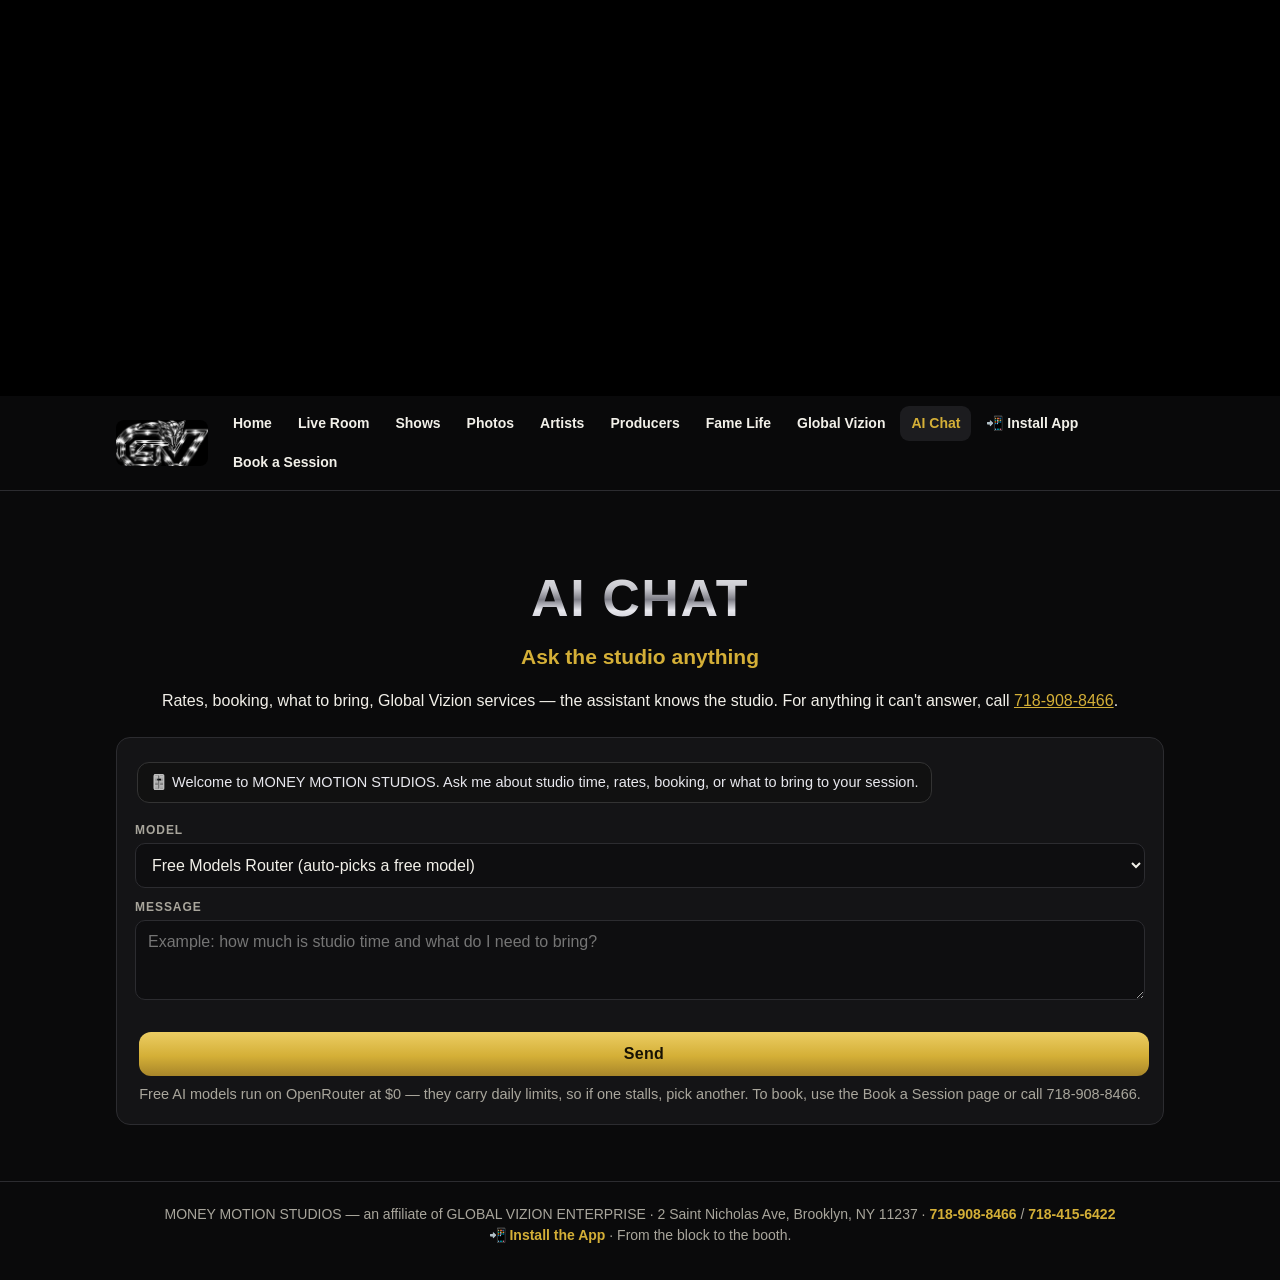
<file: chat.html>
<!DOCTYPE html>
<html lang="en">
<head>
<link rel="manifest" href="manifest.webmanifest">
<meta name="theme-color" content="#0a0a0a">
<meta name="mobile-web-app-capable" content="yes">
<meta name="apple-mobile-web-app-capable" content="yes">
<meta name="apple-mobile-web-app-status-bar-style" content="black-translucent">
<meta name="apple-mobile-web-app-title" content="Global Vizion">
<link rel="icon" href="icon.svg" type="image/svg+xml">

<meta charset="UTF-8">
<meta name="viewport" content="width=device-width, initial-scale=1">
<title>AI Chat — Ask the Studio | GLOBAL VIZION ENTERPRISE</title>
<meta name="description" content="Ask the MONEY MOTION STUDIOS assistant about studio time, rates, booking and services. Free AI chat — Brooklyn recording studio. KEYZ — Money Motion Engineer.">
<link rel="stylesheet" href="css/style.css">
</head>
<body>

<div class="gv-topfilm" aria-hidden="true">
  <video src="https://mqucttxiwhdbsgzoitmd.supabase.co/storage/v1/object/public/site-media/gv-header.mp4" poster="https://mqucttxiwhdbsgzoitmd.supabase.co/storage/v1/object/public/site-media/gv-header-poster.jpg" autoplay muted loop playsinline preload="metadata"></video>
</div>

<header class="site-header">
  <nav class="nav">
    <a class="brand" href="index.html"><img src="gv-mark.svg" alt="GLOBAL VIZION ENTERPRISE logo"><span>GLOBAL VIZION</span></a>
    <div class="links">
      <a href="index.html">Home</a>
      <a href="live.html">Live Room</a>
      <a href="shows.html">Shows</a>
      <a href="gallery.html">Photos</a>
      <a href="artists.html">Artists</a>
      <a href="producers.html">Producers</a>
      <a href="fame.html">Fame Life</a>
      <a href="global.html">Global Vizion</a>
      <a href="chat.html" class="active">AI Chat</a>
      <a href="#" data-install-app>📲 Install App</a>
      <a href="book.html">Book a Session</a>
    </div>
  </nav>
</header>

<main class="wrap">
  <section class="hero">
    <h1 class="chrome">AI CHAT</h1>
    <p class="tagline">Ask the studio anything</p>
    <p class="muted">Rates, booking, what to bring, Global Vizion services — the assistant knows the studio. For anything it can't answer, call <a href="tel:+17189088466">718-908-8466</a>.</p>
  </section>

  <div class="card">
    <div id="ai-messages" class="ai-messages">
      <div class="ai-msg assistant">🎚️ Welcome to MONEY MOTION STUDIOS. Ask me about studio time, rates, booking, or what to bring to your session.</div>
    </div>
    <div class="ai-controls">
      <div class="ai-model-wrap">
        <label for="ai-model">Model</label>
        <select id="ai-model">
          <option value="openrouter/free" selected>Free Models Router (auto-picks a free model)</option>
          <option value="google/gemma-4-31b-it:free">Google Gemma 4 31B (free)</option>
          <option value="google/gemma-4-26b-a4b-it:free">Google Gemma 4 26B (free)</option>
          <option value="nvidia/nemotron-3-ultra-550b-a55b:free">NVIDIA Nemotron 3 Ultra (free)</option>
          <option value="nvidia/nemotron-3-super-120b-a12b:free">NVIDIA Nemotron 3 Super (free)</option>
          <option value="nvidia/nemotron-3.5-super-vl:free">NVIDIA Nemotron 3.5 Super VL (free)</option>
          <option value="nvidia/nemotron-3.5-lightning:free">NVIDIA Nemotron 3.5 Lightning (free)</option>
          <option value="nvidia/nemotron-3-nano-omni-30b-a3b-reasoning:free">NVIDIA Nemotron 3 Nano Omni (free)</option>
          <option value="poolside/laguna-s-2.1:free">Poolside Laguna S 2.1 (free)</option>
          <option value="poolside/laguna-xs-2.1:free">Poolside Laguna XS 2.1 (free)</option>
          <option value="cohere/north-mini-code:free">Cohere North Mini Code (free)</option>
          <option value="recursive/flint-v1.0:free">Recursive Flint (free)</option>
          <option value="xingchen-agi/xing4.0-29b-a4b:free">XingChen Xing4.0 29B (free)</option>
          <option value="dots-studio/dots-3-note-preview:free">Dots Studio Dots3-Note Preview (free)</option>
          <option value="liquid/lfm-2.5-2.6b:free">LiquidAI LFM2.5-2.6B (free)</option>
        </select>
      </div>
      <div class="ai-input-wrap">
        <label for="ai-input">Message</label>
        <textarea id="ai-input" rows="3" maxlength="4000" placeholder="Example: how much is studio time and what do I need to bring?"></textarea>
      </div>
    </div>
    <p class="form-error" id="ai-error"></p>
    <button class="btn btn-gold" id="ai-send" type="button" style="width:100%;">Send</button>
    <p class="hint center">Free AI models run on OpenRouter at $0 — they carry daily limits, so if one stalls, pick another. To book, use the Book a Session page or call 718-908-8466.</p>
  </div>
</main>


<footer>
  MONEY MOTION STUDIOS — an affiliate of GLOBAL VIZION ENTERPRISE · 2 Saint Nicholas Ave, Brooklyn, NY 11237 · <a href="tel:+17189088466">718-908-8466</a> / <a href="tel:+17184156422">718-415-6422</a><br>
  <a href="#" data-install-app>📲 Install the App</a> · From the block to the booth.
</footer>

<script src="js/config.js"></script>
<script src="js/logo-data.js"></script>
<script src="js/pwa.js"></script>
<script src="js/chat.js"></script>
</body>
</html>
</file>
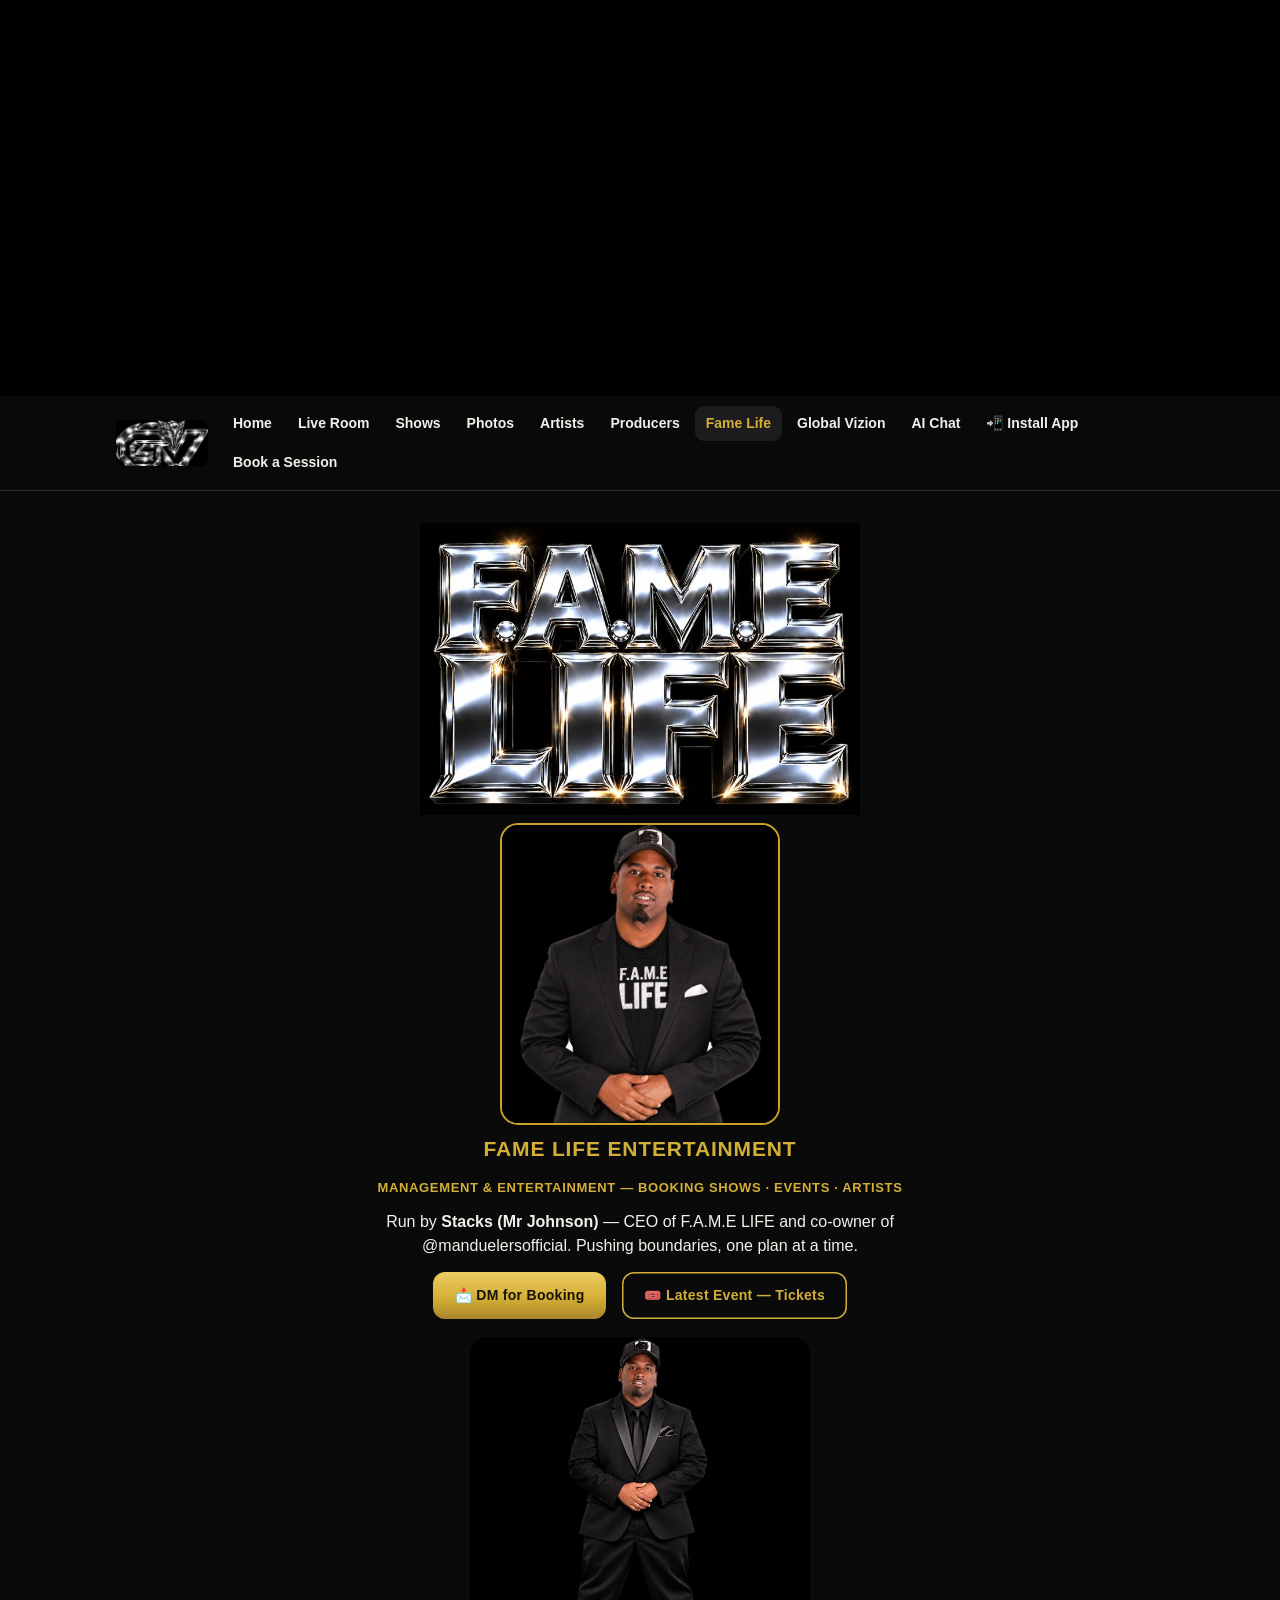
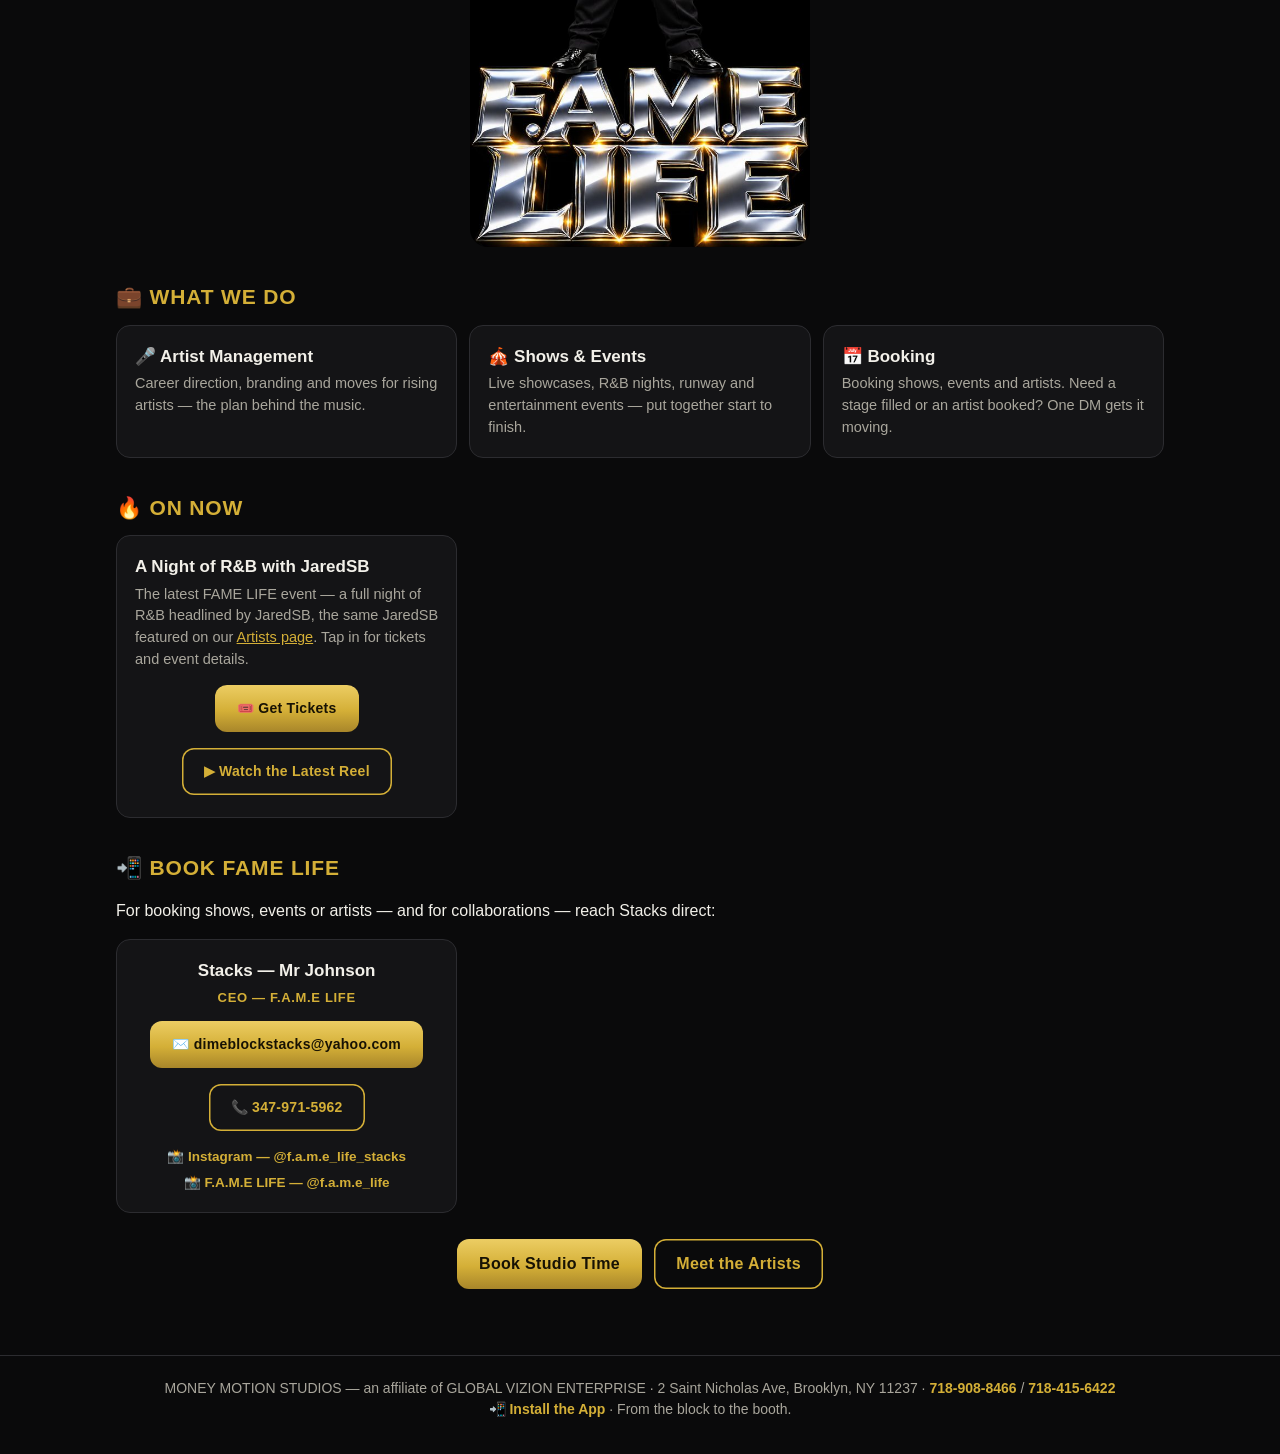
<file: fame.html>
<!DOCTYPE html>
<html lang="en">
<head>
<link rel="manifest" href="manifest.webmanifest">
<meta name="theme-color" content="#0a0a0a">
<meta name="mobile-web-app-capable" content="yes">
<meta name="apple-mobile-web-app-capable" content="yes">
<meta name="apple-mobile-web-app-status-bar-style" content="black-translucent">
<meta name="apple-mobile-web-app-title" content="Global Vizion">
<link rel="icon" href="icon.svg" type="image/svg+xml">

<meta charset="UTF-8">
<meta name="viewport" content="width=device-width, initial-scale=1">
<title>FAME LIFE ENTERTAINMENT — Management & Booking | GLOBAL VIZION ENTERPRISE</title>
<meta name="description" content="FAME LIFE ENTERTAINMENT — management and entertainment, booking shows, events and artists. Run by Stacks (Mr Johnson), CEO of F.A.M.E LIFE. In affiliation with MONEY MOTION STUDIOS, Brooklyn NY.">
<meta property="og:title" content="FAME LIFE ENTERTAINMENT — Management & Booking">
<meta property="og:description" content="Booking shows, events and artists. Stacks — CEO of F.A.M.E LIFE. For booking and collaborations, DM or reach out direct.">
<meta property="og:type" content="website">
<meta property="og:url" content="https://globalvizionenterprise.github.io/Money-motion-studios-app/fame.html">
<link rel="stylesheet" href="css/style.css">
</head>
<body>

<div class="gv-topfilm" aria-hidden="true">
  <video src="https://mqucttxiwhdbsgzoitmd.supabase.co/storage/v1/object/public/site-media/gv-header.mp4" poster="https://mqucttxiwhdbsgzoitmd.supabase.co/storage/v1/object/public/site-media/gv-header-poster.jpg" autoplay muted loop playsinline preload="metadata"></video>
</div>

<header class="site-header">
  <nav class="nav">
    <a class="brand" href="index.html"><img src="gv-mark.svg" alt="GLOBAL VIZION ENTERPRISE logo"><span>GLOBAL VIZION</span></a>
    <div class="links">
      <a href="index.html">Home</a>
      <a href="live.html">Live Room</a>
      <a href="shows.html">Shows</a>
      <a href="gallery.html">Photos</a>
      <a href="artists.html">Artists</a>
      <a href="producers.html">Producers</a>
      <a href="fame.html" class="active">Fame Life</a>
      <a href="global.html">Global Vizion</a>
      <a href="chat.html">AI Chat</a>
      <a href="#" data-install-app>📲 Install App</a>
      <a href="book.html">Book a Session</a>
    </div>
  </nav>
</header>

<main class="wrap">
  <div style="text-align:center;margin-top:10px">
    <img src="[data-uri]" alt="FAME LIFE logo" style="width:92%;max-width:440px;height:auto;display:block;margin:4px auto 2px">
    <img src="[data-uri]" alt="Stacks — FAME LIFE ENTERTAINMENT" style="width:280px;max-width:78%;height:auto;border-radius:18px;border:2px solid #c9a227;display:block;margin:8px auto">
    <h2 class="section-title" style="margin-top:6px">FAME LIFE ENTERTAINMENT</h2>
    <p class="person-role">Management &amp; Entertainment — Booking Shows · Events · Artists</p>
    <p class="muted" style="max-width:640px;margin:8px auto">Run by <strong>Stacks (Mr Johnson)</strong> — CEO of F.A.M.E LIFE and co-owner of @manduelersofficial. Pushing boundaries, one plan at a time.</p>
    <div class="person-content" style="justify-content:center">
      <a class="btn btn-gold person-link" href="https://www.instagram.com/f.a.m.e_life_stacks" target="_blank" rel="noopener">📩 DM for Booking</a>
      <a class="btn btn-ghost person-link" href="https://posh.vip/e/a-night-of-rb-with-jaredsb-" target="_blank" rel="noopener">🎟️ Latest Event — Tickets</a>
    </div>
    <img src="[data-uri]" alt="Stacks standing on the FAME LIFE logo" style="width:340px;max-width:82%;height:auto;border-radius:18px;display:block;margin:14px auto 2px">
  </div>

  <h2 class="section-title">💼 What We Do</h2>
  <div class="cards">
    <div class="card"><h3>🎤 Artist Management</h3><p>Career direction, branding and moves for rising artists — the plan behind the music.</p></div>
    <div class="card"><h3>🎪 Shows &amp; Events</h3><p>Live showcases, R&amp;B nights, runway and entertainment events — put together start to finish.</p></div>
    <div class="card"><h3>📅 Booking</h3><p>Booking shows, events and artists. Need a stage filled or an artist booked? One DM gets it moving.</p></div>
  </div>

  <h2 class="section-title">🔥 On Now</h2>
  <div class="cards">
    <div class="card">
      <h3>A Night of R&amp;B with JaredSB</h3>
      <p>The latest FAME LIFE event — a full night of R&amp;B headlined by JaredSB, the same JaredSB featured on our <a href="artists.html">Artists page</a>. Tap in for tickets and event details.</p>
      <div class="person-content"><a class="btn btn-gold person-link" href="https://posh.vip/e/a-night-of-rb-with-jaredsb-" target="_blank" rel="noopener">🎟️ Get Tickets</a>
      <a class="btn btn-ghost person-link" href="https://www.instagram.com/reel/Dc91GYQumrZ/" target="_blank" rel="noopener">▶ Watch the Latest Reel</a></div>
    </div>
  </div>

  <h2 class="section-title">📲 Book FAME LIFE</h2>
  <p class="muted">For booking shows, events or artists — and for collaborations — reach Stacks direct:</p>
  <div class="cards">
    <div class="card person-card">
      <h3>Stacks — Mr Johnson</h3>
      <p class="person-role">CEO — F.A.M.E LIFE</p>
      <div class="person-content">
        <a class="btn btn-gold person-link" href="mailto:dimeblockstacks@yahoo.com">✉️ dimeblockstacks@yahoo.com</a>
        <a class="btn btn-ghost person-link" href="tel:+13479715962">📞 347-971-5962</a>
      </div>
      <div class="socials">
        <a href="https://www.instagram.com/f.a.m.e_life_stacks" target="_blank" rel="noopener">📸 Instagram — @f.a.m.e_life_stacks</a>
        <a href="https://www.instagram.com/f.a.m.e_life" target="_blank" rel="noopener">📸 F.A.M.E LIFE — @f.a.m.e_life</a>
      </div>
    </div>
  </div>

  <div style="text-align:center;margin:22px 0 6px">
    <a class="btn btn-gold" href="book.html">Book Studio Time</a>
    <a class="btn btn-ghost" href="artists.html">Meet the Artists</a>
  </div>
</main>


<footer>
  MONEY MOTION STUDIOS — an affiliate of GLOBAL VIZION ENTERPRISE · 2 Saint Nicholas Ave, Brooklyn, NY 11237 · <a href="tel:+17189088466">718-908-8466</a> / <a href="tel:+17184156422">718-415-6422</a><br>
  <a href="#" data-install-app>📲 Install the App</a> · From the block to the booth.
</footer>

<script src="js/pwa.js"></script>
</body>
</html>
</file>
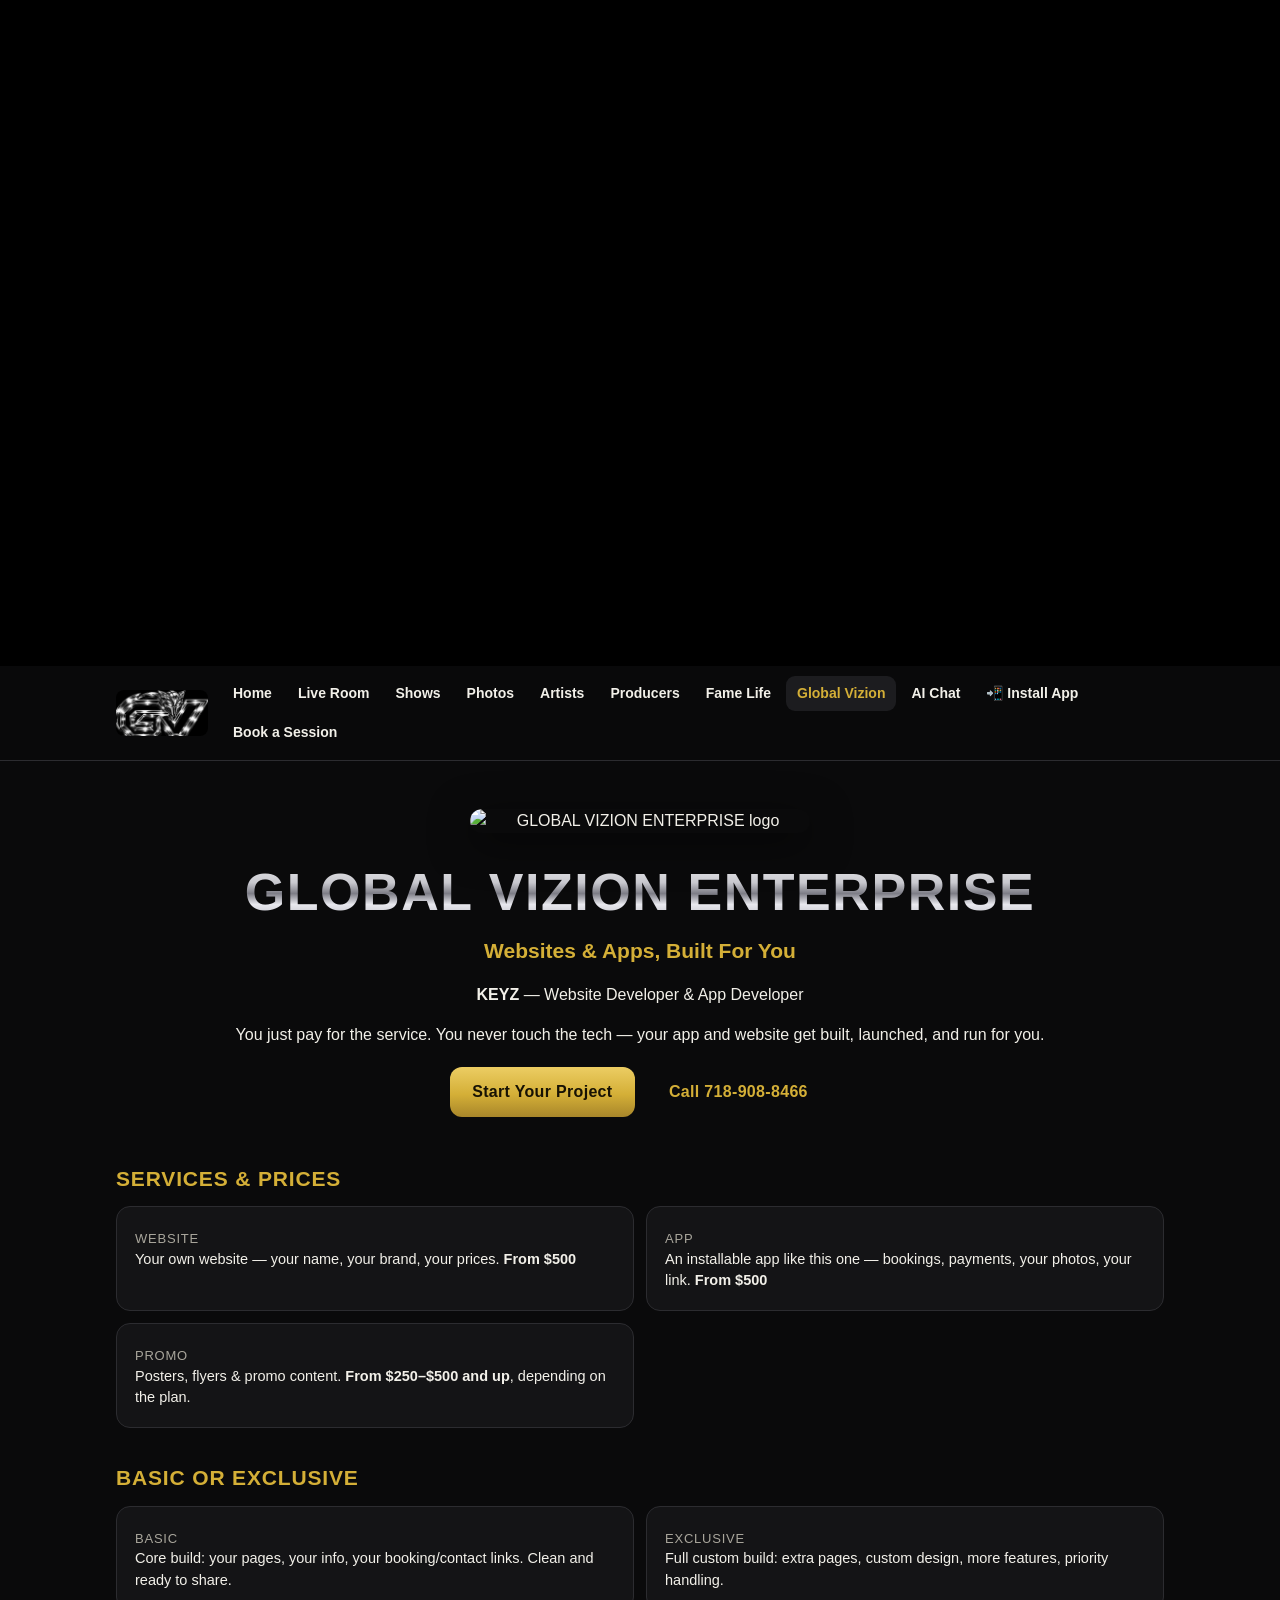
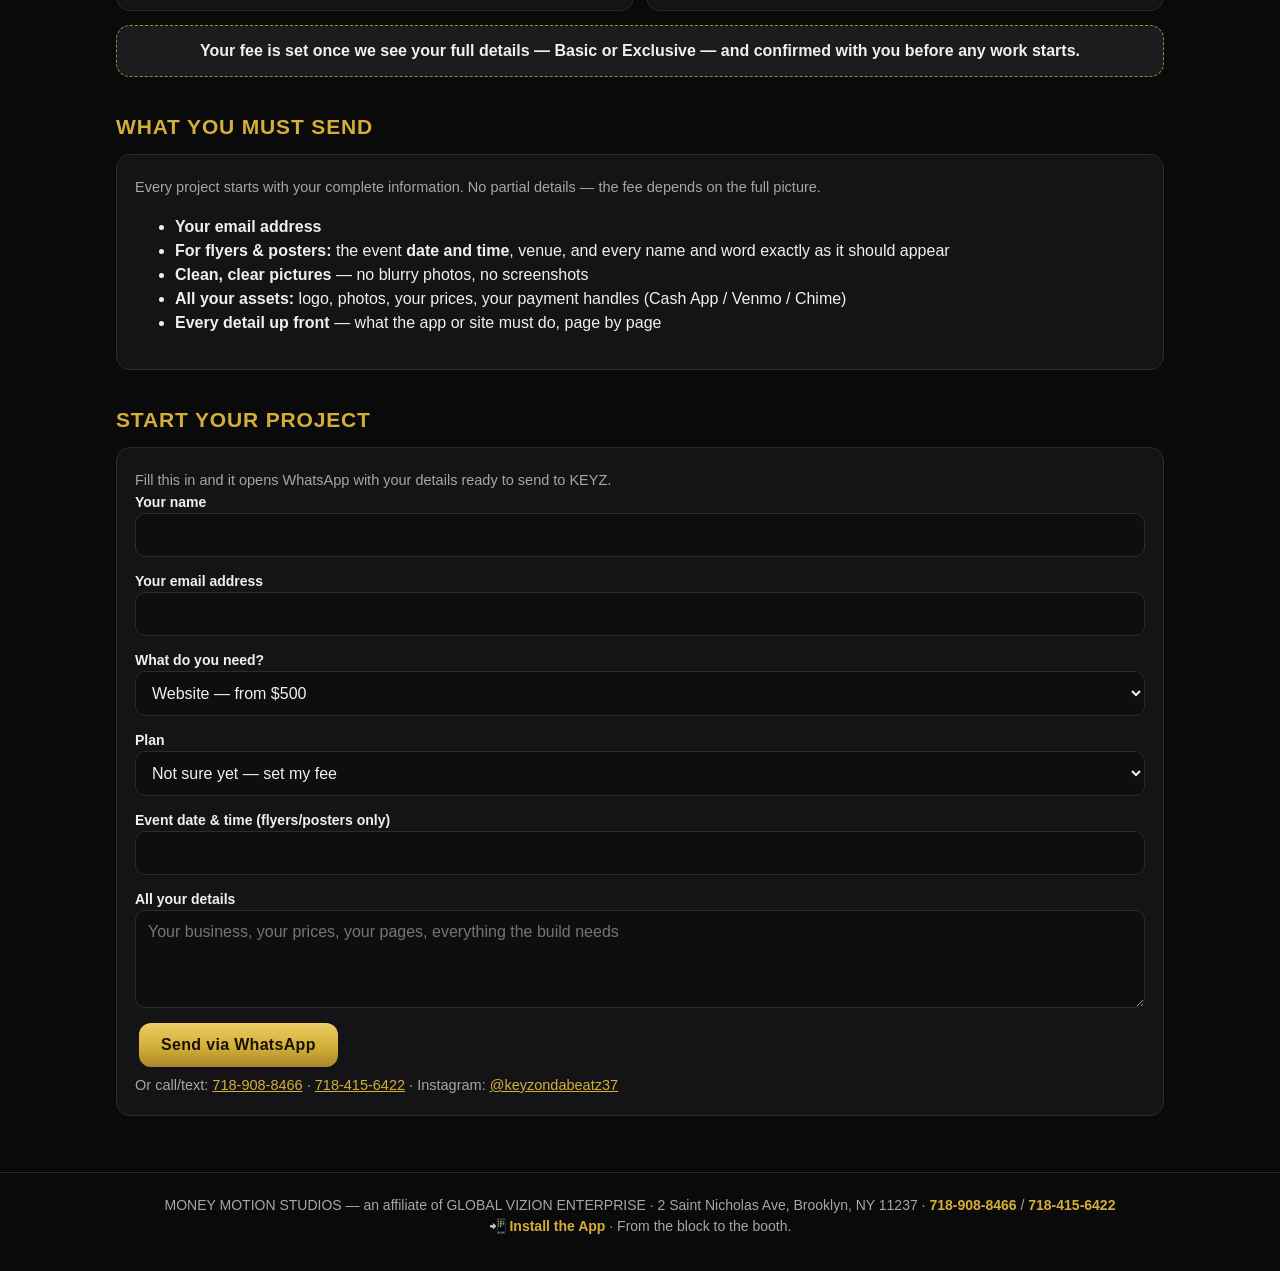
<file: global.html>
<!DOCTYPE html>
<html lang="en">
<head>
<link rel="manifest" href="manifest.webmanifest">
<meta name="theme-color" content="#0a0a0a">
<meta name="mobile-web-app-capable" content="yes">
<meta name="apple-mobile-web-app-capable" content="yes">
<meta name="apple-mobile-web-app-status-bar-style" content="black-translucent">
<meta name="apple-mobile-web-app-title" content="Global Vizion">
<link rel="icon" href="icon.svg" type="image/svg+xml">

<meta charset="UTF-8">
<meta name="viewport" content="width=device-width, initial-scale=1">
<title>GLOBAL VIZION ENTERPRISE — Websites & Apps by KEYZ</title>
<meta name="description" content="GLOBAL VIZION: websites and apps built for you by KEYZ. Websites & apps from $500. Promo, posters & flyers from $250. You pay for the service - the tech is handled.">
<link rel="stylesheet" href="css/style.css">
</head>
<body>

<div class="gv-topfilm gv-globefilm" aria-hidden="true">
  <video src="https://mqucttxiwhdbsgzoitmd.supabase.co/storage/v1/object/public/site-media/gv-globe.mp4" poster="https://mqucttxiwhdbsgzoitmd.supabase.co/storage/v1/object/public/site-media/gv-globe-poster.jpg" autoplay muted loop playsinline preload="metadata"></video>
</div>

<header class="site-header">
  <nav class="nav">
    <a class="brand" href="index.html"><img src="gv-mark.svg" alt="GLOBAL VIZION ENTERPRISE logo"><span>GLOBAL VIZION</span></a>
    <div class="links">
      <a href="index.html">Home</a>
      <a href="live.html">Live Room</a>
      <a href="shows.html">Shows</a>
      <a href="gallery.html">Photos</a>
      <a href="artists.html">Artists</a>
      <a href="producers.html">Producers</a>
      <a href="fame.html">Fame Life</a>
      <a href="global.html" class="active">Global Vizion</a>
      <a href="chat.html">AI Chat</a>
      <a href="#" data-install-app>📲 Install App</a>
      <a href="book.html">Book a Session</a>
    </div>
  </nav>
</header>

<main class="wrap">
  <section class="hero">
    <img id="gv-logo" alt="GLOBAL VIZION ENTERPRISE logo" style="display:block;margin:0 auto 18px;width:min(340px,84vw);height:auto;border-radius:18px;box-shadow:0 10px 40px rgba(0,0,0,.55);">
    <h1 class="chrome">GLOBAL VIZION ENTERPRISE</h1>
    <p class="tagline">Websites &amp; Apps, Built For You</p>
    <p><strong>KEYZ</strong> — Website Developer &amp; App Developer</p>
    <p class="muted">You just pay for the service. You never touch the tech — your app and website get built, launched, and run for you.</p>
    <div class="cta-row">
      <a class="btn btn-gold" href="#start">Start Your Project</a>
      <a class="btn" href="tel:+17189088466">Call 718-908-8466</a>
    </div>
  </section>

  <h2 class="section-title">Services &amp; Prices</h2>
  <div class="info-grid">
    <div class="card"><p><span>Website</span>Your own website — your name, your brand, your prices. <strong>From $500</strong></p></div>
    <div class="card"><p><span>App</span>An installable app like this one — bookings, payments, your photos, your link. <strong>From $500</strong></p></div>
    <div class="card"><p><span>Promo</span>Posters, flyers &amp; promo content. <strong>From $250–$500 and up</strong>, depending on the plan.</p></div>
  </div>

  <h2 class="section-title">Basic or Exclusive</h2>
  <div class="info-grid">
    <div class="card"><p><span>Basic</span>Core build: your pages, your info, your booking/contact links. Clean and ready to share.</p></div>
    <div class="card"><p><span>Exclusive</span>Full custom build: extra pages, custom design, more features, priority handling.</p></div>
  </div>
  <div class="note-strip">Your fee is set once we see your full details — Basic or Exclusive — and confirmed with you before any work starts.</div>

  <h2 class="section-title">What You Must Send</h2>
  <div class="card">
    <p>Every project starts with your complete information. No partial details — the fee depends on the full picture.</p>
    <ul>
      <li><strong>Your email address</strong></li>
      <li><strong>For flyers &amp; posters:</strong> the event <strong>date and time</strong>, venue, and every name and word exactly as it should appear</li>
      <li><strong>Clean, clear pictures</strong> — no blurry photos, no screenshots</li>
      <li><strong>All your assets:</strong> logo, photos, your prices, your payment handles (Cash App / Venmo / Chime)</li>
      <li><strong>Every detail up front</strong> — what the app or site must do, page by page</li>
    </ul>
  </div>

  <h2 class="section-title" id="start">Start Your Project</h2>
  <div class="card">
    <p>Fill this in and it opens WhatsApp with your details ready to send to KEYZ.</p>
    <form id="gv-form">
      <label>Your name<input id="gv-name" required></label>
      <label>Your email address<input id="gv-email" type="email" required></label>
      <label>What do you need?
        <select id="gv-service">
          <option>Website — from $500</option>
          <option>App — from $500</option>
          <option>Promo / poster / flyer — from $250</option>
          <option>Website + App + Promo</option>
        </select>
      </label>
      <label>Plan<select id="gv-plan"><option>Not sure yet — set my fee</option><option>Basic</option><option>Exclusive</option></select></label>
      <label>Event date &amp; time (flyers/posters only)<input id="gv-when"></label>
      <label>All your details<textarea id="gv-details" rows="4" placeholder="Your business, your prices, your pages, everything the build needs"></textarea></label>
      <button class="btn btn-gold" type="submit">Send via WhatsApp</button>
    </form>
    <p class="muted">Or call/text: <a href="tel:+17189088466">718-908-8466</a> · <a href="tel:+17184156422">718-415-6422</a> · Instagram: <a href="https://www.instagram.com/keyzondabeatz37" target="_blank" rel="noopener">@keyzondabeatz37</a></p>
  </div>
</main>

<footer>
  MONEY MOTION STUDIOS — an affiliate of GLOBAL VIZION ENTERPRISE · 2 Saint Nicholas Ave, Brooklyn, NY 11237 · <a href="tel:+17189088466">718-908-8466</a> / <a href="tel:+17184156422">718-415-6422</a><br>
  <a href="#" data-install-app>📲 Install the App</a> · From the block to the booth.
</footer>

<script src="js/gv-logo-data.js"></script>
<script>
document.getElementById("gv-form").addEventListener("submit", function (e) {
  e.preventDefault();
  var lines = [
    "GLOBAL VIZION - New Project",
    "Name: " + document.getElementById("gv-name").value,
    "Email: " + document.getElementById("gv-email").value,
    "Need: " + document.getElementById("gv-service").value,
    "Plan: " + document.getElementById("gv-plan").value,
    "Event date/time: " + (document.getElementById("gv-when").value || "n/a"),
    "Details: " + document.getElementById("gv-details").value
  ];
  window.open("https://wa.me/17189088466?text=" + encodeURIComponent(lines.join("\n")), "_blank");
});
</script>
</body>
</html>
</file>
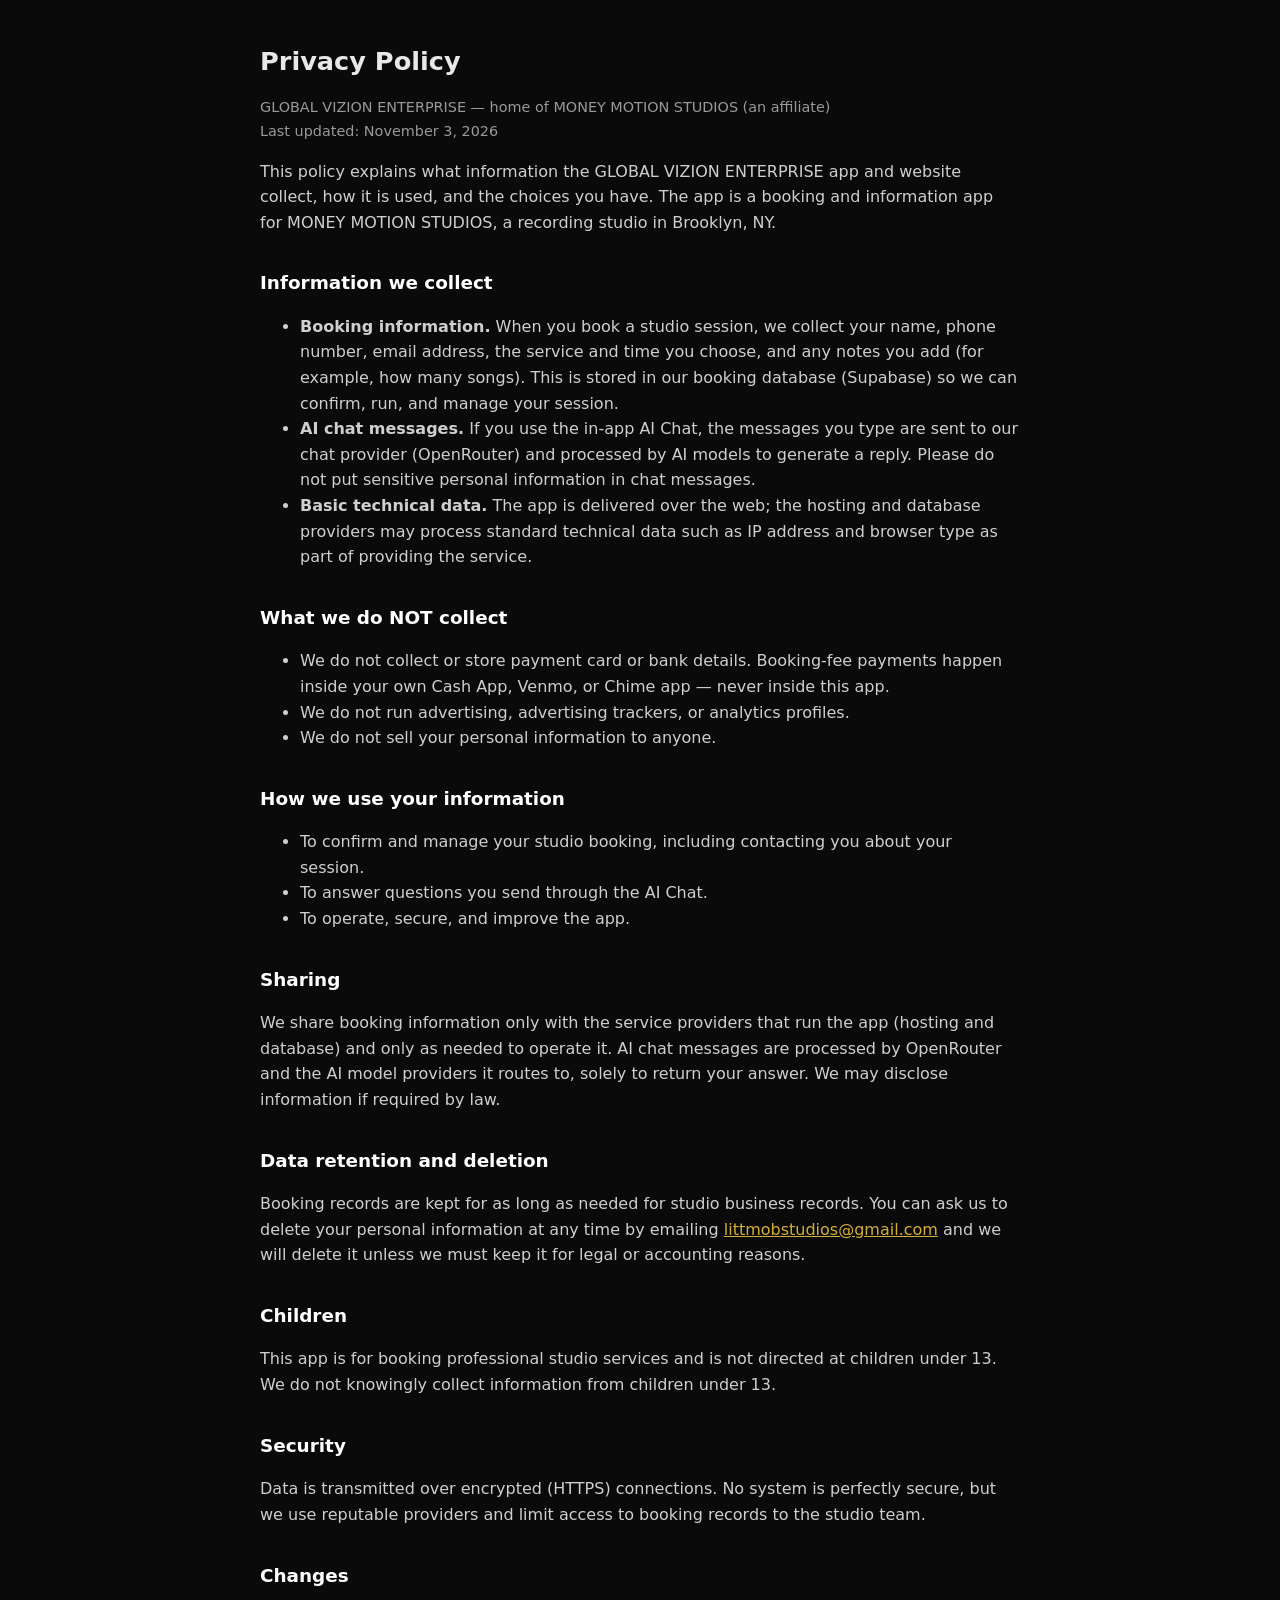
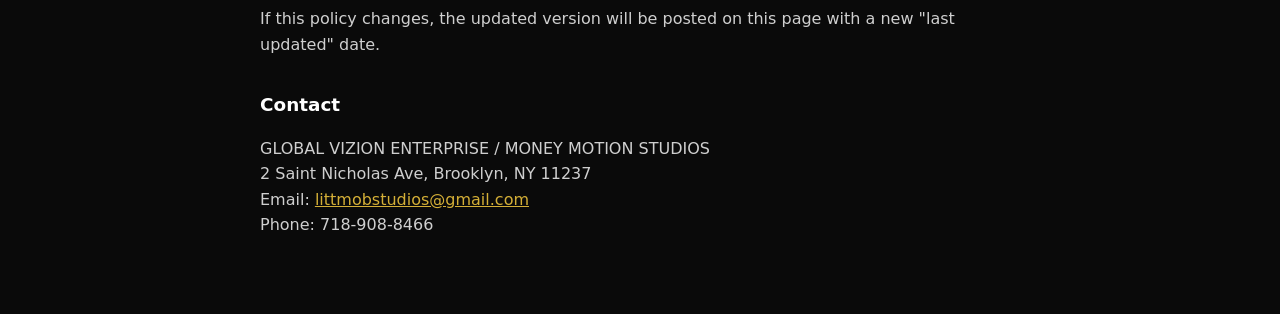
<file: privacy.html>
<!DOCTYPE html>
<html lang="en">
<head>
<meta charset="UTF-8">
<meta name="viewport" content="width=device-width, initial-scale=1.0">
<title>Privacy Policy — GLOBAL VIZION ENTERPRISE</title>
<style>
  body{background:#0a0a0a;color:#e8e8e8;font-family:system-ui,-apple-system,Segoe UI,Roboto,sans-serif;margin:0;padding:24px 18px 60px;line-height:1.6}
  main{max-width:760px;margin:0 auto}
  h1{font-size:1.6rem;margin-bottom:.2em}
  h2{font-size:1.15rem;margin-top:1.8em;color:#fff}
  p,li{color:#cfcfcf}
  a{color:#d4af37}
  .updated{color:#999;font-size:.9rem}
</style>
</head>
<body>
<main>
<h1>Privacy Policy</h1>
<p class="updated">GLOBAL VIZION ENTERPRISE — home of MONEY MOTION STUDIOS (an affiliate)<br>Last updated: November 3, 2026</p>

<p>This policy explains what information the GLOBAL VIZION ENTERPRISE app and website collect, how it is used, and the choices you have. The app is a booking and information app for MONEY MOTION STUDIOS, a recording studio in Brooklyn, NY.</p>

<h2>Information we collect</h2>
<ul>
  <li><strong>Booking information.</strong> When you book a studio session, we collect your name, phone number, email address, the service and time you choose, and any notes you add (for example, how many songs). This is stored in our booking database (Supabase) so we can confirm, run, and manage your session.</li>
  <li><strong>AI chat messages.</strong> If you use the in-app AI Chat, the messages you type are sent to our chat provider (OpenRouter) and processed by AI models to generate a reply. Please do not put sensitive personal information in chat messages.</li>
  <li><strong>Basic technical data.</strong> The app is delivered over the web; the hosting and database providers may process standard technical data such as IP address and browser type as part of providing the service.</li>
</ul>

<h2>What we do NOT collect</h2>
<ul>
  <li>We do not collect or store payment card or bank details. Booking-fee payments happen inside your own Cash App, Venmo, or Chime app — never inside this app.</li>
  <li>We do not run advertising, advertising trackers, or analytics profiles.</li>
  <li>We do not sell your personal information to anyone.</li>
</ul>

<h2>How we use your information</h2>
<ul>
  <li>To confirm and manage your studio booking, including contacting you about your session.</li>
  <li>To answer questions you send through the AI Chat.</li>
  <li>To operate, secure, and improve the app.</li>
</ul>

<h2>Sharing</h2>
<p>We share booking information only with the service providers that run the app (hosting and database) and only as needed to operate it. AI chat messages are processed by OpenRouter and the AI model providers it routes to, solely to return your answer. We may disclose information if required by law.</p>

<h2>Data retention and deletion</h2>
<p>Booking records are kept for as long as needed for studio business records. You can ask us to delete your personal information at any time by emailing <a href="mailto:littmobstudios@gmail.com">littmobstudios@gmail.com</a> and we will delete it unless we must keep it for legal or accounting reasons.</p>

<h2>Children</h2>
<p>This app is for booking professional studio services and is not directed at children under 13. We do not knowingly collect information from children under 13.</p>

<h2>Security</h2>
<p>Data is transmitted over encrypted (HTTPS) connections. No system is perfectly secure, but we use reputable providers and limit access to booking records to the studio team.</p>

<h2>Changes</h2>
<p>If this policy changes, the updated version will be posted on this page with a new "last updated" date.</p>

<h2>Contact</h2>
<p>GLOBAL VIZION ENTERPRISE / MONEY MOTION STUDIOS<br>
2 Saint Nicholas Ave, Brooklyn, NY 11237<br>
Email: <a href="mailto:littmobstudios@gmail.com">littmobstudios@gmail.com</a><br>
Phone: 718-908-8466</p>
</main>
</body>
</html>
</file>
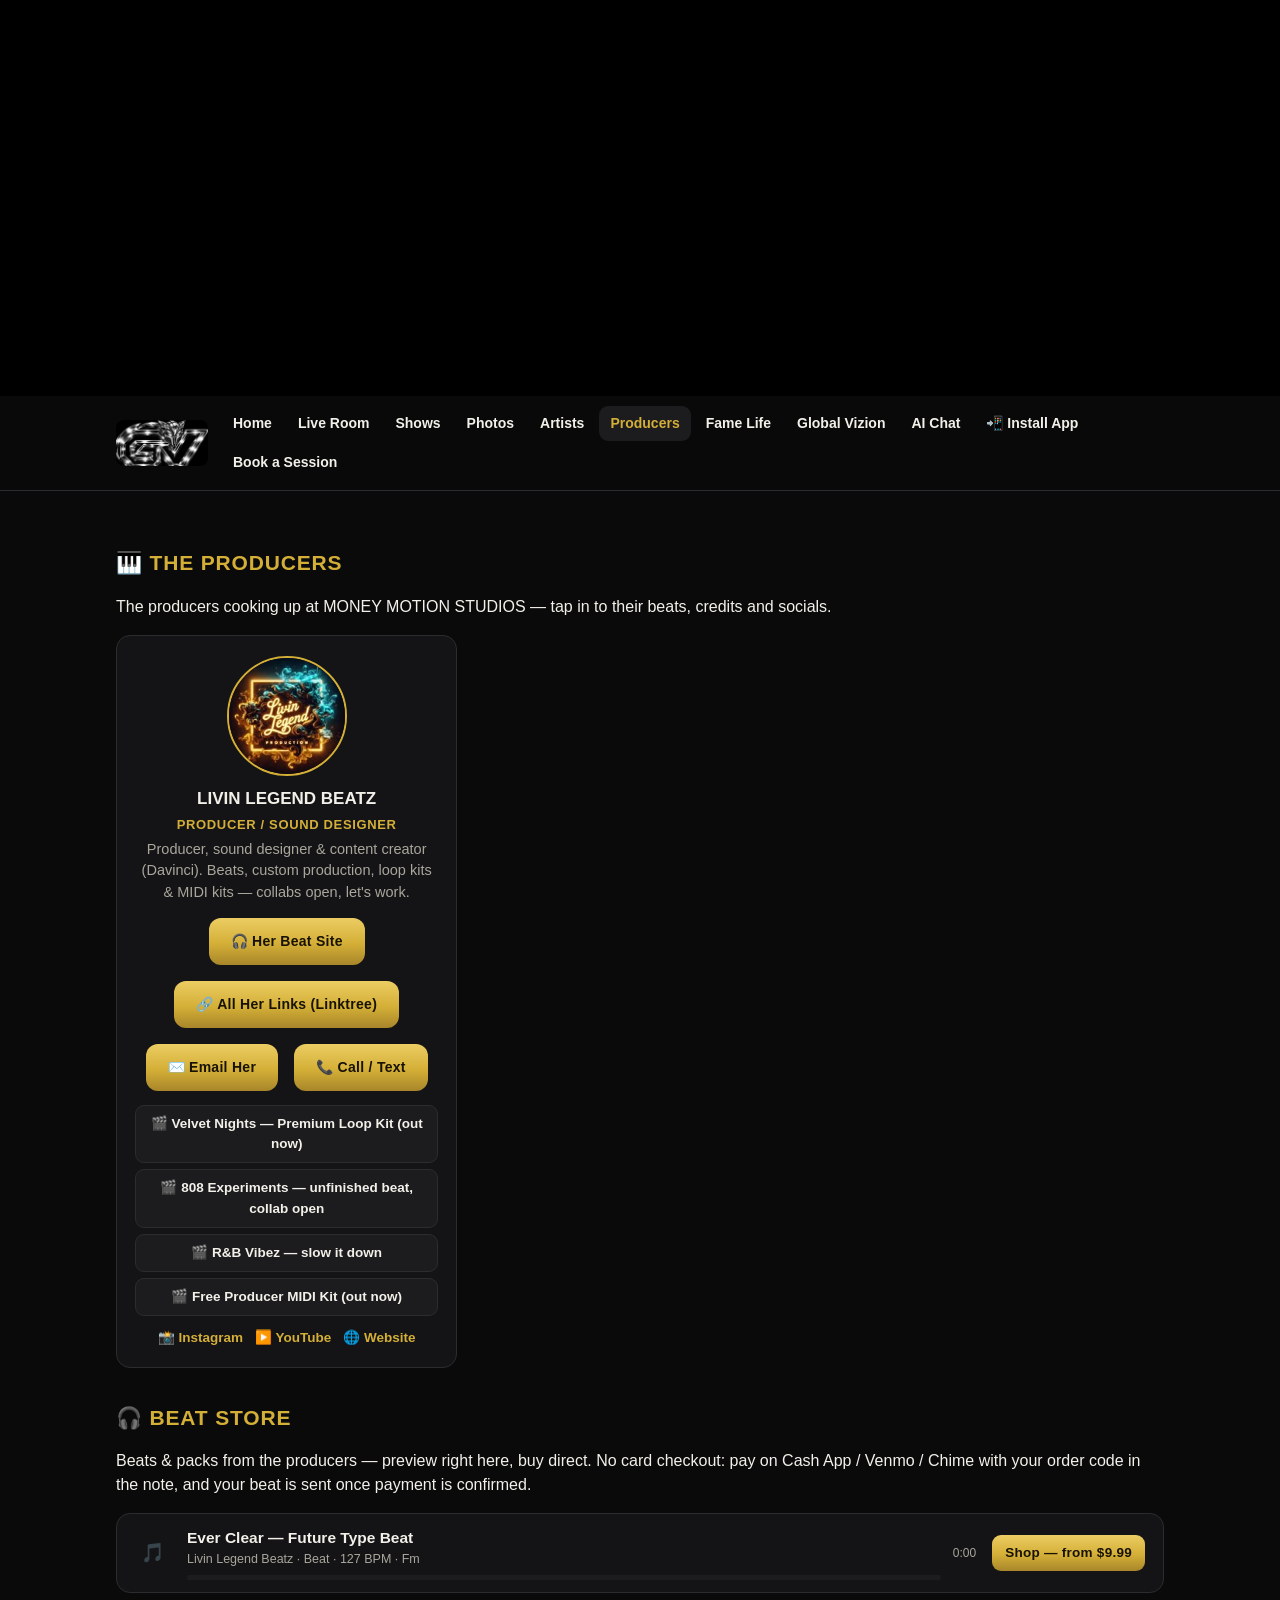
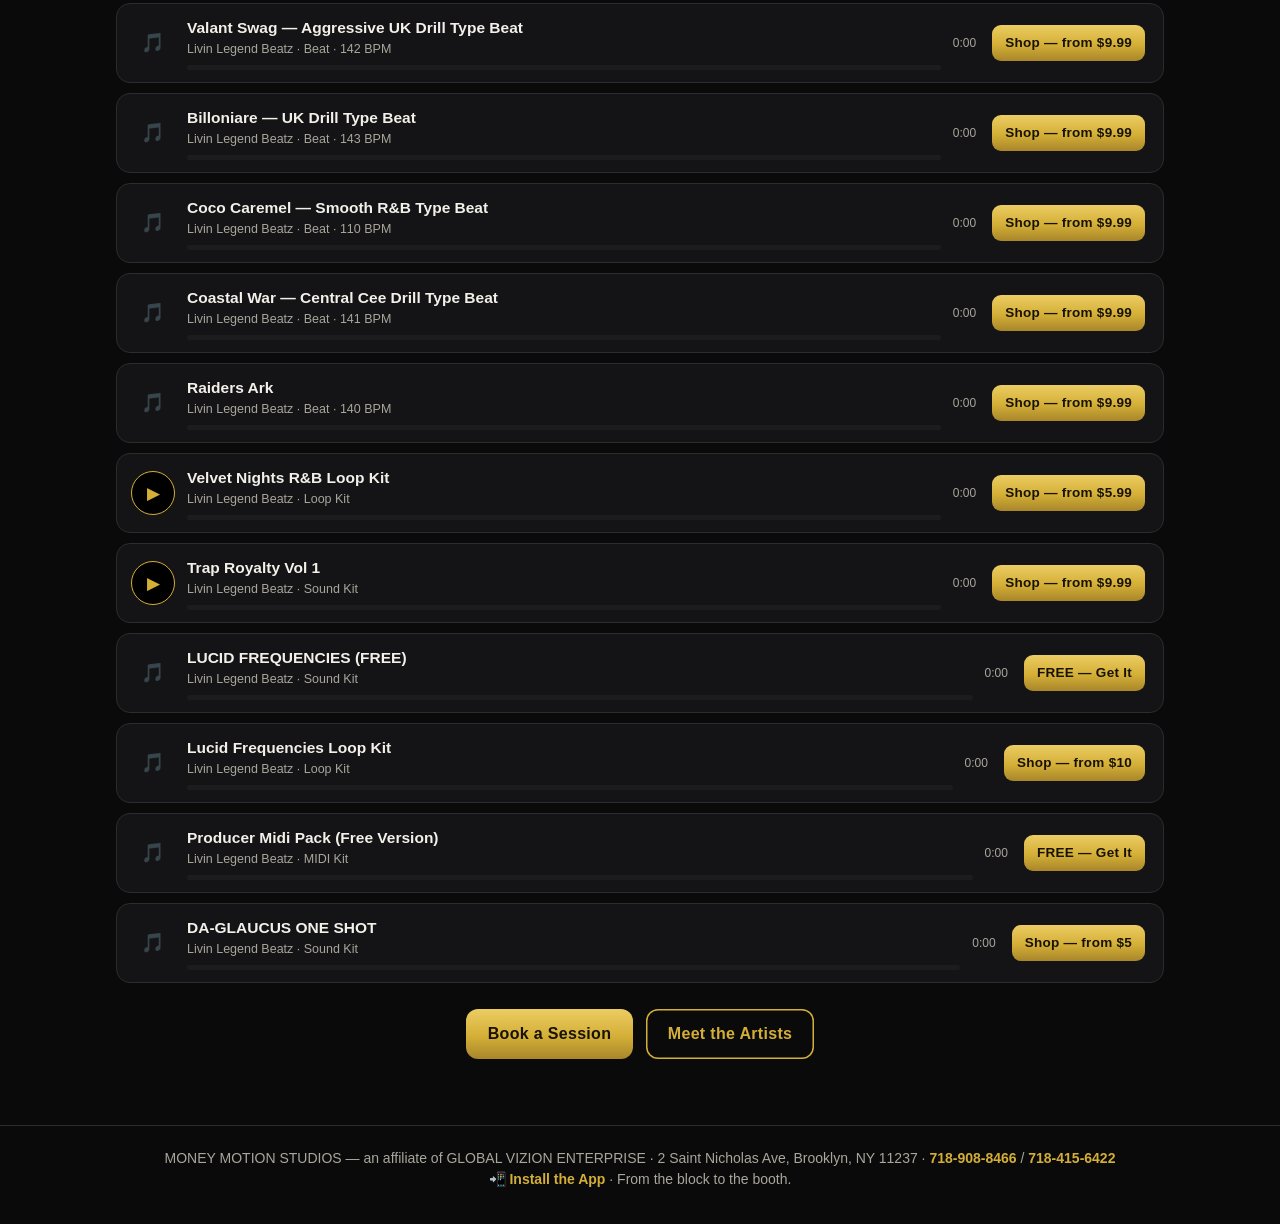
<file: producers.html>
<!DOCTYPE html>
<html lang="en">
<head>
<link rel="manifest" href="manifest.webmanifest">
<meta name="theme-color" content="#0a0a0a">
<meta name="mobile-web-app-capable" content="yes">
<meta name="apple-mobile-web-app-capable" content="yes">
<meta name="apple-mobile-web-app-status-bar-style" content="black-translucent">
<meta name="apple-mobile-web-app-title" content="Global Vizion">
<link rel="icon" href="icon.svg" type="image/svg+xml">

<meta charset="UTF-8">
<meta name="viewport" content="width=device-width, initial-scale=1">
<title>Producers — Money Motion Studios | GLOBAL VIZION ENTERPRISE</title>
<meta name="description" content="The producers of MONEY MOTION STUDIOS, Brooklyn NY — their beats, credits and socials.">
<meta property="og:title" content="Producers — MONEY MOTION STUDIOS">
<meta property="og:description" content="Meet the producers cooking up at Money Motion — beats, credits and socials.">
<meta property="og:type" content="website">
<meta property="og:url" content="https://globalvizionenterprise.github.io/Money-motion-studios-app/producers.html">
<link rel="stylesheet" href="css/style.css">
</head>
<body>

<div class="gv-topfilm" aria-hidden="true">
  <video src="https://mqucttxiwhdbsgzoitmd.supabase.co/storage/v1/object/public/site-media/gv-header.mp4" poster="https://mqucttxiwhdbsgzoitmd.supabase.co/storage/v1/object/public/site-media/gv-header-poster.jpg" autoplay muted loop playsinline preload="metadata"></video>
</div>

<header class="site-header">
  <nav class="nav">
    <a class="brand" href="index.html"><img src="gv-mark.svg" alt="GLOBAL VIZION ENTERPRISE logo"><span>GLOBAL VIZION</span></a>
    <div class="links">
      <a href="index.html">Home</a>
      <a href="live.html">Live Room</a>
      <a href="shows.html">Shows</a>
      <a href="gallery.html">Photos</a>
      <a href="artists.html">Artists</a>
      <a href="producers.html" class="active">Producers</a>
      <a href="fame.html">Fame Life</a>
      <a href="global.html">Global Vizion</a>
      <a href="chat.html">AI Chat</a>
      <a href="#" data-install-app>📲 Install App</a>
      <a href="book.html">Book a Session</a>
    </div>
  </nav>
</header>

<main class="wrap">
  <h2 class="section-title">🎹 The Producers</h2>
  <p class="muted">The producers cooking up at MONEY MOTION STUDIOS — tap in to their beats, credits and socials.</p>
  <div class="cards person-grid" id="roster-producers"></div>

  <h2 class="section-title">🎧 Beat Store</h2>
  <p class="muted">Beats &amp; packs from the producers — preview right here, buy direct. No card checkout: pay on Cash App / Venmo / Chime with your order code in the note, and your beat is sent once payment is confirmed.</p>
  <div id="beat-store-list"></div>
  <div id="beat-buy-panel" class="card hidden" style="margin-top:14px"></div>

  <div style="text-align:center;margin:22px 0 6px">
    <a class="btn btn-gold" href="book.html">Book a Session</a>
    <a class="btn btn-ghost" href="artists.html">Meet the Artists</a>
  </div>
</main>


<footer>
  MONEY MOTION STUDIOS — an affiliate of GLOBAL VIZION ENTERPRISE · 2 Saint Nicholas Ave, Brooklyn, NY 11237 · <a href="tel:+17189088466">718-908-8466</a> / <a href="tel:+17184156422">718-415-6422</a><br>
  <a href="#" data-install-app>📲 Install the App</a> · From the block to the booth.
</footer>

<script src="js/producers-data.js"></script>
<script src="js/producers.js"></script>
<script src="js/beats-data.js"></script>
<script src="js/beats.js"></script>
<script src="js/pwa.js"></script>
</body>
</html>
</file>
<file: css/style.css>
/* MONEY MOTION STUDIOS — dark / gold / chrome, mobile-first */
:root {
  --bg: #0a0a0b;
  --panel: #141416;
  --panel2: #1c1c1f;
  --line: #2c2c30;
  --gold: #d4af37;
  --gold-dim: #a8862a;
  --text: #f2f0e9;
  --muted: #a9a69c;
  --chrome: linear-gradient(180deg, #fdfdfd 0%, #c8c8ce 38%, #7d7d86 52%, #e8e8ee 66%, #9a9aa4 100%);
  --radius: 14px;
}
* { box-sizing: border-box; }
html, body { margin: 0; padding: 0; }
body {
  background: var(--bg);
  color: var(--text);
  font-family: -apple-system, BlinkMacSystemFont, "Segoe UI", Roboto, Helvetica, Arial, sans-serif;
  line-height: 1.5;
  -webkit-font-smoothing: antialiased;
}
a { color: var(--gold); }

.demo-bar {
  background: var(--gold);
  color: #111;
  font-size: 13px;
  font-weight: 600;
  text-align: center;
  padding: 7px 12px;
}

/* ---------- header / nav ---------- */
.site-header {
  position: sticky; top: 0; z-index: 20;
  background: rgba(10,10,11,.92);
  backdrop-filter: blur(6px);
  border-bottom: 1px solid var(--line);
}
.nav {
  max-width: 1080px; margin: 0 auto;
  display: flex; align-items: center; gap: 14px;
  padding: 10px 16px;
}
.nav .brand { display: flex; align-items: center; gap: 10px; text-decoration: none; }
.nav .brand span { display: none; }
.nav .brand img { height: 46px; width: auto; max-width: 150px; object-fit: contain; border-radius: 8px; background: #000; }
.nav .brand span {
  font-weight: 800; letter-spacing: .06em; font-size: 15px;
  background: var(--chrome); -webkit-background-clip: text; background-clip: text; color: transparent;
}
.nav .links { margin-left: auto; display: flex; gap: 4px; flex-wrap: wrap; }
.nav .links a {
  color: var(--text); text-decoration: none; font-size: 14px; font-weight: 600;
  padding: 7px 11px; border-radius: 9px;
}
.nav .links a:hover, .nav .links a.active { background: var(--panel2); color: var(--gold); }

/* ---------- layout ---------- */
.wrap { max-width: 1080px; margin: 0 auto; padding: 22px 16px 56px; }
.hero { text-align: center; padding: 26px 0 8px; }
.logo-card {
  display: inline-block; background: transparent; border-radius: 20px;
  padding: 14px 18px; box-shadow: 0 0 0 1px var(--line), 0 14px 44px rgba(212,175,55,.16);
}
.logo-card img { display: block; width: min(420px, 78vw); height: auto; border-radius: 8px; }
h1.chrome {
  margin: 20px 0 4px; font-size: clamp(30px, 7vw, 52px); font-weight: 900; letter-spacing: .03em;
  background: var(--chrome); -webkit-background-clip: text; background-clip: text; color: transparent;
}
.tagline { color: var(--gold); font-size: clamp(16px, 4vw, 21px); font-weight: 700; margin: 2px 0 6px; }
.engineer-line { color: var(--muted); font-size: 16px; margin: 0 0 20px; }
.engineer-line strong { color: var(--text); }

.btn {
  display: inline-block; border: 0; cursor: pointer; text-decoration: none;
  font-weight: 800; font-size: 16px; letter-spacing: .02em;
  padding: 13px 22px; border-radius: 12px; margin: 4px;
}
.btn-gold { background: linear-gradient(180deg, #eccd63, var(--gold) 55%, var(--gold-dim)); color: #171204; }
.btn-ghost { background: transparent; color: var(--gold); box-shadow: inset 0 0 0 1.5px var(--gold); }
.btn-small { padding: 8px 13px; font-size: 13.5px; border-radius: 9px; }
.btn-danger { background: #3a1518; color: #ff9a9a; box-shadow: inset 0 0 0 1.5px #6e2a30; }
.btn[disabled] { opacity: .55; cursor: default; }

.section-title {
  margin: 34px 0 12px; font-size: 21px; font-weight: 800; letter-spacing: .04em;
  color: var(--gold); text-transform: uppercase;
}
.cards { display: grid; gap: 12px; grid-template-columns: 1fr; }
@media (min-width: 720px) { .cards { grid-template-columns: repeat(3, 1fr); } }
.card {
  background: var(--panel); border: 1px solid var(--line); border-radius: var(--radius);
  padding: 18px;
}
.card h3 { margin: 0 0 4px; font-size: 17px; }
.card .price { font-size: 30px; font-weight: 900; color: var(--gold); margin: 2px 0; }
.card p { color: var(--muted); margin: 4px 0 0; font-size: 14.5px; }
.note-strip {
  margin-top: 14px; background: var(--panel2); border: 1px dashed var(--gold-dim);
  border-radius: var(--radius); padding: 13px 16px; font-weight: 700; text-align: center;
}
.info-grid { display: grid; gap: 12px; grid-template-columns: 1fr; }
@media (min-width: 720px) { .info-grid { grid-template-columns: 1fr 1fr; } }
.info-grid .card p { color: var(--text); }
.info-grid .card p span { color: var(--muted); display: block; font-size: 13px; text-transform: uppercase; letter-spacing: .06em; }

/* ---------- forms ---------- */
.form-card { background: var(--panel); border: 1px solid var(--line); border-radius: var(--radius); padding: 20px; max-width: 640px; margin: 0 auto; }
label { display: block; font-weight: 700; font-size: 14px; margin: 14px 0 5px; }
label:first-child { margin-top: 0; }
input, select, textarea {
  width: 100%; background: #0e0e10; color: var(--text);
  border: 1px solid var(--line); border-radius: 10px;
  padding: 12px; font-size: 16px; font-family: inherit;
}
input:focus, select:focus, textarea:focus { outline: 2px solid var(--gold-dim); border-color: var(--gold); }
.form-row { display: grid; grid-template-columns: 1fr 1fr; gap: 12px; }
.form-error { color: #ff9a9a; font-weight: 600; min-height: 1.2em; margin-top: 10px; }
.hint { color: var(--muted); font-size: 13.5px; }

/* ---------- pay page ---------- */
.pay-amount { text-align: center; }
.pay-amount .due { font-size: 44px; font-weight: 900; color: var(--gold); }
.pay-option { display: flex; flex-direction: column; gap: 4px; }
.pay-option .handle { font-size: 21px; font-weight: 900; letter-spacing: .01em; word-break: break-all; }
.copy-row { display: flex; gap: 8px; align-items: center; flex-wrap: wrap; }

/* ---------- live room ---------- */
.live-grid { display: grid; gap: 14px; grid-template-columns: 1fr; }
@media (min-width: 900px) { .live-grid { grid-template-columns: 1.9fr 1fr; align-items: start; } }
.video-box {
  background: #000; border: 1px solid var(--line); border-radius: var(--radius);
  aspect-ratio: 16 / 9; display: flex; align-items: center; justify-content: center;
  overflow: hidden; position: relative; text-align: center; padding: 12px;
}
.video-box video { width: 100%; height: 100%; object-fit: contain; }
.offair { color: var(--muted); }
.offair .big { font-size: 30px; font-weight: 900; letter-spacing: .14em; color: var(--text); }
.live-badge {
  display: inline-block; background: #c21725; color: #fff; font-weight: 800;
  padding: 3px 10px; border-radius: 999px; font-size: 13px; letter-spacing: .08em;
}
.chat-box { background: var(--panel); border: 1px solid var(--line); border-radius: var(--radius); display: flex; flex-direction: column; height: 480px; }
.chat-log { flex: 1; overflow-y: auto; padding: 12px; }
.chat-msg { margin: 0 0 9px; font-size: 14.5px; }
.chat-msg .who { color: var(--gold); font-weight: 800; }
.chat-msg .when { color: var(--muted); font-size: 12px; margin-left: 6px; }
.chat-form { display: flex; gap: 8px; padding: 10px; border-top: 1px solid var(--line); }
.chat-form input { flex: 1; }

/* ---------- dashboard ---------- */
.status-pill { display: inline-block; padding: 2px 9px; border-radius: 999px; font-size: 12.5px; font-weight: 800; background: var(--panel2); border: 1px solid var(--line); }
.status-pill.pending { color: #ffd968; }
.status-pill.sent { color: #8fd0ff; }
.status-pill.ok { color: #8fe6a8; }
.status-pill.bad { color: #ff9a9a; }
.booking-row { display: flex; flex-direction: column; gap: 8px; }
.booking-row .meta { color: var(--muted); font-size: 14px; }
.booking-actions { display: flex; gap: 6px; flex-wrap: wrap; }
.switch-row { display: flex; align-items: center; gap: 10px; margin: 12px 0; font-weight: 700; }
.switch-row input[type="checkbox"] { width: 22px; height: 22px; accent-color: var(--gold); }

footer {
  border-top: 1px solid var(--line); color: var(--muted);
  text-align: center; padding: 22px 16px 34px; font-size: 14px;
}
footer a { color: var(--gold); text-decoration: none; font-weight: 600; }
.center { text-align: center; }
.hidden { display: none !important; }

/* Studio gallery */
.gal-grid{display:grid;grid-template-columns:repeat(auto-fill,minmax(150px,1fr));gap:10px;margin:6px 0 8px}
.gal-item{margin:0;border:1px solid #2a2a2a;border-radius:12px;overflow:hidden;background:#111}
.gal-item img{width:100%;height:100%;aspect-ratio:1/1;object-fit:cover;display:block}
.gal-item figcaption{padding:7px 9px;font-size:12.5px;color:#d8c98a;letter-spacing:.02em}

.gal-big{grid-template-columns:repeat(auto-fill,minmax(240px,1fr));gap:14px}
.gal-big figcaption{font-size:14px;padding:9px 11px}

/* AI Chat page (public assistant, free models) */
.ai-messages{display:flex;flex-direction:column;gap:8px;max-height:420px;overflow-y:auto;padding:6px 2px 12px}
.ai-msg{max-width:85%;padding:9px 12px;border-radius:12px;font-size:14.5px;line-height:1.45;white-space:pre-wrap;word-break:break-word}
.ai-msg.user{align-self:flex-end;background:#26262e;border:1px solid #3a3a44;color:#f2f2f4}
.ai-msg.assistant{align-self:flex-start;background:#111;border:1px solid #333;color:#e8e8ee}
.ai-msg.system{align-self:center;background:transparent;border:1px dashed #7a4a4a;color:#e6a0a0;font-size:13px}
.ai-controls{display:flex;flex-direction:column;gap:10px;margin-top:6px}
.ai-controls label{display:block;font-size:12px;letter-spacing:.08em;color:var(--muted);margin-bottom:4px;text-transform:uppercase}
.ai-controls select,.ai-controls textarea{width:100%;box-sizing:border-box}

/* Artists / Engineers / Affiliates roster */
.person-grid { align-items: start; }
.person-card { text-align: center; }
.person-photo { width: 120px; height: 120px; border-radius: 50%; object-fit: cover; display: block; margin: 2px auto 10px; border: 2px solid var(--gold); }
.person-initials { display: flex; align-items: center; justify-content: center; font-size: 38px; font-weight: 900; color: var(--gold); background: #171717; }
.person-role { color: var(--gold) !important; font-weight: 700; font-size: 13px !important; text-transform: uppercase; letter-spacing: .05em; }
.person-content { margin-top: 10px; display: flex; flex-wrap: wrap; gap: 8px; justify-content: center; }
.person-link { font-size: 14px; }
.socials { margin-top: 12px; display: flex; flex-wrap: wrap; gap: 6px 12px; justify-content: center; }
.socials a { color: var(--gold); text-decoration: none; font-weight: 600; font-size: 13.5px; }
.person-feature { margin-top: 12px; }
.person-feature img { width: 100%; border-radius: 10px; display: block; }
.person-feature-title { color: var(--gold); font-weight: 800; margin: 8px 0 2px; }
.person-video { margin-top: 12px; position: relative; }
.person-video img { width: 100%; border-radius: 10px; display: block; }
.person-video-label { display: block; margin-top: 6px; color: var(--gold); font-weight: 700; }
.person-gallery { margin-top: 12px; display: grid; grid-template-columns: repeat(3, 1fr); gap: 6px; }
.person-gallery img { width: 100%; height: 90px; object-fit: cover; border-radius: 8px; display: block; }

/* ================= M.M.E. — THE MONEY MOTION EXPERIENCE ================= */
/* Palette: deep black #050505 · platinum #E5E5E5 · gunmetal #24272B · chrome
   white #FFFFFF · metallic red accent #A30016. Scoped to body.home so every
   other page keeps its existing look and function. */
body.home { background: #050505; }
body.home .wrap { position: relative; z-index: 1; }

/* floating nav over the video; glass panel after scrolling */
body.home .site-header {
  position: sticky; top: 0; z-index: 40;
  background: linear-gradient(180deg, rgba(5,5,5,.55), rgba(5,5,5,0));
  border-bottom: 1px solid transparent;
  transition: background .45s ease, border-color .45s ease;
}
body.home .site-header.scrolled {
  background: rgba(8,8,10,.82);
  backdrop-filter: blur(10px); -webkit-backdrop-filter: blur(10px);
  border-bottom: 1px solid rgba(229,229,229,.18);
}
body.home .nav .links a { transition: color .25s, text-shadow .25s; }
body.home .nav .links a:hover { color: #fff; text-shadow: 0 0 12px rgba(255,255,255,.65), 2px 0 0 rgba(163,0,22,.55); }
.mme-booknow { margin-left: 10px; white-space: nowrap; }

/* full-screen cinematic video header */
.mme-hero {
  position: relative; min-height: 100svh; width: 100%;
  display: flex; align-items: center; justify-content: center;
  overflow: hidden; background: #050505; isolation: isolate;
}
.mme-vids { position: absolute; inset: 0; z-index: 0; }
.mme-vid {
  position: absolute; inset: 0; width: 100%; height: 100%;
  object-fit: cover; object-position: center;
  opacity: 0; transition: opacity 1.25s ease; background: #050505;
}
.mme-vid.on { opacity: 1; }
/* poster mode (no video files yet / autoplay blocked / reduced motion):
   animated cinematic shade + slow logo drift — never a blank frame. */
.mme-hero.mme-poster .mme-vids {
  background:
    radial-gradient(ellipse 90% 55% at 50% 118%, rgba(163,0,22,.20), transparent 60%),
    radial-gradient(ellipse 70% 45% at 50% -10%, rgba(229,229,229,.13), transparent 60%),
    linear-gradient(180deg, #050505, #0b0b0d 55%, #050505);
  animation: mme-shade 14s ease-in-out infinite alternate;
}
@keyframes mme-shade { from { filter: brightness(.92); } to { filter: brightness(1.12); } }
.mme-hero-shade {
  position: absolute; inset: 0; z-index: 1; pointer-events: none;
  background: linear-gradient(180deg, rgba(5,5,5,.62) 0%, rgba(5,5,5,.28) 34%, rgba(5,5,5,.42) 68%, #050505 100%);
}
.mme-hero-inner { position: relative; z-index: 2; text-align: center; padding: 110px 18px 70px; max-width: 880px; }
.mme-logo {
  width: min(560px, 86vw); height: auto; display: block; margin: 0 auto;
  filter: drop-shadow(0 18px 44px rgba(0,0,0,.85));
  animation: mme-logo-in 1.6s cubic-bezier(.16,.8,.24,1) both .15s, mme-sweep 7s ease-in-out infinite 2.2s;
}
@keyframes mme-logo-in { from { opacity: 0; transform: scale(1.06); filter: blur(10px) drop-shadow(0 18px 44px rgba(0,0,0,.85)); } to { opacity: 1; transform: scale(1); filter: blur(0) drop-shadow(0 18px 44px rgba(0,0,0,.85)); } }
@keyframes mme-sweep { 0%, 100% { filter: brightness(1) drop-shadow(0 18px 44px rgba(0,0,0,.85)); } 50% { filter: brightness(1.13) drop-shadow(0 18px 44px rgba(0,0,0,.85)); } }
.mme-h1 { font-size: clamp(30px, 6.4vw, 56px); margin: 18px 0 2px; letter-spacing: .045em; }
.mme-tag { font-size: clamp(16px, 3.4vw, 24px); font-weight: 800; letter-spacing: .32em; color: #E5E5E5; margin: 8px 0 0; text-shadow: 0 2px 18px rgba(0,0,0,.8); }
.mme-statement { color: #cfccc2; max-width: 640px; margin: 14px auto 4px; font-size: clamp(14px, 2.4vw, 17px); }
.mme-cta { display: flex; gap: 10px; flex-wrap: wrap; justify-content: center; margin-top: 18px; }
.mme-scroll { position: absolute; left: 50%; bottom: 16px; transform: translateX(-50%); z-index: 2; color: #E5E5E5; font-size: 26px; text-decoration: none; opacity: .75; animation: mme-bob 2.2s ease-in-out infinite; }
@keyframes mme-bob { 0%, 100% { transform: translate(-50%, 0); } 50% { transform: translate(-50%, 7px); } }

/* glass panels + chrome edges for the new sections */
body.home .card {
  background: linear-gradient(180deg, rgba(36,39,43,.72), rgba(16,16,18,.92));
  border: 1px solid rgba(229,229,229,.14);
  box-shadow: 0 12px 34px rgba(0,0,0,.5), inset 0 1px 0 rgba(255,255,255,.06);
  transition: transform .35s ease, box-shadow .35s ease, border-color .35s ease;
}
body.home .card:hover { transform: translateY(-4px); border-color: rgba(229,229,229,.32); box-shadow: 0 20px 44px rgba(0,0,0,.62), inset 0 1px 0 rgba(255,255,255,.1); }

/* cinematic scroll reveals */
.rv { opacity: 0; transform: translateY(26px); transition: opacity .8s ease, transform .8s cubic-bezier(.16,.8,.24,1); }
.rv.in { opacity: 1; transform: none; }

/* ---- 8-second glitch intro ---- */
#mme-intro {
  position: fixed; inset: 0; z-index: 200; background: #050505;
  display: flex; flex-direction: column; align-items: center; justify-content: center;
  overflow: hidden; transition: opacity .6s ease;
}
#mme-intro.done { opacity: 0; pointer-events: none; }
#mme-intro::before { /* static / interference */
  content: ""; position: absolute; inset: -60px;
  background: repeating-linear-gradient(0deg, rgba(255,255,255,.05) 0 1px, transparent 1px 3px);
  animation: mme-static .38s steps(4) infinite; opacity: 0;
}
@keyframes mme-static { 0% { opacity: 0; transform: translateY(0); } 12% { opacity: .8; } 30% { opacity: .15; } 55% { opacity: .6; } 100% { opacity: 0; transform: translateY(14px); } }
.mme-intro-scan {
  position: absolute; left: 0; right: 0; height: 22vh; top: -22vh;
  background: linear-gradient(180deg, transparent, rgba(229,229,229,.10), rgba(163,0,22,.10), transparent);
  animation: mme-scan 2.6s linear infinite;
}
@keyframes mme-scan { to { transform: translateY(150vh); } }
.mme-intro-logo { position: relative; width: min(520px, 84vw); animation: mme-assemble 8s linear both; }
.mme-gl { width: 100%; height: auto; display: block; }
.mme-gl.g-r, .mme-gl.g-b { position: absolute; inset: 0; mix-blend-mode: screen; }
.mme-gl.g-r { filter: sepia(1) saturate(6) hue-rotate(-48deg); animation: mme-rgb-r 8s linear both; }
.mme-gl.g-b { filter: sepia(1) saturate(5) hue-rotate(168deg); animation: mme-rgb-b 8s linear both; }
@keyframes mme-rgb-r { 0%, 24% { opacity: 0; transform: translate(0); } 28% { opacity: .85; transform: translate(7px, -2px); } 36% { opacity: .5; transform: translate(-5px, 1px); } 44% { opacity: .8; transform: translate(4px, 0); } 52%, 100% { opacity: 0; transform: translate(0); } }
@keyframes mme-rgb-b { 0%, 24% { opacity: 0; transform: translate(0); } 28% { opacity: .85; transform: translate(-7px, 2px); } 36% { opacity: .5; transform: translate(5px, -1px); } 44% { opacity: .8; transform: translate(-4px, 0); } 52%, 100% { opacity: 0; transform: translate(0); } }
/* fragments assemble 0-6s (clip slices + shake), sharp at 6s, hold to 8s */
@keyframes mme-assemble {
  0%, 24% { opacity: 0; }
  27% { opacity: 1; clip-path: inset(12% 0 58% 0); transform: translate(-9px, 3px) skewX(-4deg); }
  33% { clip-path: inset(52% 0 8% 0); transform: translate(8px, -3px); }
  40% { clip-path: inset(28% 0 34% 0); transform: translate(-6px, 1px) skewX(3deg); }
  47% { clip-path: inset(4% 0 6% 0); transform: translate(4px, -1px); }
  54% { clip-path: inset(0 0 0 0); transform: translate(-2px, 0); }
  60%, 100% { opacity: 1; clip-path: inset(0 0 0 0); transform: translate(0); }
}
.mme-intro-logo::after { /* the big light sweep as it sharpens */
  content: ""; position: absolute; inset: 0;
  background: linear-gradient(105deg, transparent 42%, rgba(255,255,255,.5) 50%, transparent 58%);
  transform: translateX(-120%); animation: mme-big-sweep 8s linear both; mix-blend-mode: screen;
}
@keyframes mme-big-sweep { 0%, 56% { transform: translateX(-120%); } 72%, 100% { transform: translateX(120%); } }
.mme-intro-title {
  margin-top: 20px; font-weight: 900; letter-spacing: .3em; font-size: clamp(15px, 3.6vw, 26px);
  background: var(--chrome); -webkit-background-clip: text; background-clip: text; color: transparent;
  opacity: 0; animation: mme-title-in 8s linear both; text-align: center; padding: 0 12px;
}
@keyframes mme-title-in { 0%, 72% { opacity: 0; transform: translateY(10px); } 82%, 100% { opacity: 1; transform: none; } }
#mme-skip {
  position: absolute; right: 16px; bottom: 16px; z-index: 2;
  background: rgba(20,20,22,.7); color: #E5E5E5; border: 1px solid rgba(229,229,229,.35);
  padding: 8px 14px; border-radius: 999px; font-size: 12px; letter-spacing: .18em; cursor: pointer;
}
body.mme-intro-on { overflow: hidden; }

@media (prefers-reduced-motion: reduce) {
  .mme-logo, .mme-scroll, .mme-hero.mme-poster .mme-vids { animation: none !important; }
  .rv { opacity: 1; transform: none; transition: none; }
  #mme-intro { display: none !important; }
}

/* ---- Mobile menu: one horizontal strip across the top (all pages) ---- */
@media (max-width: 760px) {
  .nav { flex-wrap: wrap; gap: 6px 10px; padding: 8px 12px 6px; }
  .nav .brand img { height: 38px; }
  .nav .links {
    order: 3; flex: 1 1 100%; margin-left: 0;
    flex-wrap: nowrap; overflow-x: auto; overflow-y: hidden;
    -webkit-overflow-scrolling: touch; scrollbar-width: none;
    gap: 2px; padding: 2px 0 4px;
  }
  .nav .links::-webkit-scrollbar { display: none; }
  .nav .links a { white-space: nowrap; padding: 8px 10px; font-size: 13.5px; }
  .mme-booknow { margin-left: auto; }
  body.home .mme-hero-inner { padding-top: 150px; }
}
body.home h2[id] { scroll-margin-top: 120px; }

/* ---- Producer video links + Beat Store ---- */
.person-videos { display: flex; flex-direction: column; gap: 6px; margin-top: 10px; }
.person-video-link { display: block; padding: 8px 10px; border: 1px solid var(--line); border-radius: 9px; color: var(--text); text-decoration: none; font-size: 13.5px; font-weight: 600; background: var(--panel2); }
.person-video-link:hover { color: var(--gold); }
.beat-row { display: flex; align-items: center; gap: 12px; padding: 12px 14px; margin-bottom: 10px; }
.beat-row.playing { box-shadow: 0 0 0 1px var(--gold), 0 8px 28px rgba(212,175,55,.15); }
.beat-play { flex: 0 0 auto; width: 44px; height: 44px; border-radius: 50%; border: 1px solid var(--gold); background: #000; color: var(--gold); font-size: 17px; cursor: pointer; display: inline-flex; align-items: center; justify-content: center; }
.beat-play-off { opacity: .35; cursor: default; }
.beat-info { flex: 1 1 auto; min-width: 0; }
.beat-title { font-weight: 800; font-size: 15.5px; }
.beat-meta { color: var(--muted); font-size: 12.5px; margin: 1px 0 6px; }
.beat-progress { height: 5px; border-radius: 3px; background: var(--panel2); overflow: hidden; }
.beat-progress i { display: block; height: 100%; width: 0%; background: var(--gold); transition: width .2s linear; }
.beat-time { color: var(--muted); font-size: 12px; white-space: nowrap; }
.beat-code { color: var(--gold); font-size: 17px; letter-spacing: .08em; }
.beat-pay-row { display: flex; flex-wrap: wrap; gap: 10px; align-items: center; margin: 10px 0; }
.beat-chime { font-size: 13.5px; }
.hidden { display: none !important; }
.beat-note { flex: 0 0 auto; width: 44px; text-align: center; font-size: 19px; opacity: .55; }
.beat-embed { margin: 10px 0 2px; }
.beat-embed iframe { width: 100%; aspect-ratio: 16/9; border: 0; border-radius: 10px; display: block; }
.beat-row { flex-wrap: wrap; }
.beat-embed { flex: 1 1 100%; }

/* === GLOBAL VIZION ENTERPRISE rebrand (2026-10-28) === */
/* Full-page looping film behind the whole main page */
.gv-bgwrap { position: fixed; inset: 0; z-index: 0; overflow: hidden; background: #000; pointer-events: none; }
.gv-bgwrap video { position: absolute; inset: 0; width: 100%; height: 100%; object-fit: cover; }
.gv-bgshade { position: absolute; inset: 0; background: linear-gradient(180deg, rgba(3,3,5,.58) 0%, rgba(3,3,5,.72) 45%, rgba(3,3,5,.82) 100%); }
body.home footer { position: relative; z-index: 1; }
body.home .mme-hero { z-index: 1; }
/* Opener film inside the intro overlay */
#mme-intro #mme-open-vid { position: absolute; inset: 0; width: 100%; height: 100%; object-fit: contain; background: #000; z-index: 0; }
#mme-intro .mme-intro-scan, #mme-intro #mme-skip { z-index: 2; }
/* Affiliate strip under the GV hero headline */
.aff-strip { display: flex; align-items: center; justify-content: center; gap: 16px; flex-wrap: wrap; margin: 26px auto 4px; max-width: 720px; }
.aff-strip img { height: 62px; width: auto; }
.aff-strip p { margin: 0; text-align: left; line-height: 1.45; }
@media (max-width: 640px) { .aff-strip p { text-align: center; } }

/* === GV logo strip + logo cursor (2026-10-28) === */
.gv-strip { padding: 34px 16px 6px; text-align: center; }
.gv-strip-title { font-family: "Tenor Sans", Georgia, serif; letter-spacing: .35em; font-size: .8rem; color: var(--gold, #c9a227); margin: 0 0 16px; }
.gv-strip-row { display: flex; flex-wrap: wrap; justify-content: center; align-items: center; gap: 18px; }
.gv-strip-row img { width: min(200px, 42vw); height: auto; }
body, a, button, .btn, input, select, textarea, label, summary { cursor: url("[data-uri]") 48 48, auto; }

/* === GV header film (2026-10-28) === */
.gv-topfilm { position: relative; z-index: 1; width: 100%; height: clamp(190px, 44vh, 400px); overflow: hidden; background: #000; }
.gv-topfilm video { width: 100%; height: 100%; object-fit: cover; display: block; }

.gv-globefilm { height: auto; aspect-ratio: 16 / 9; max-height: 74vh; }

/* === Click-to-enter gate (2026-10-28; CHROME button 2026-10-30) === */
#mme-skip {
  position: absolute; left: 50%; bottom: 7vh; transform: translateX(-50%);
  padding: 16px 44px; font-size: clamp(16px, 2.6vw, 22px); font-weight: 800;
  letter-spacing: .3em; text-indent: .3em; white-space: nowrap;
  color: #17191d;
  background: linear-gradient(180deg, #ffffff 0%, #dfe3e8 28%, #9ba1ab 48%, #f4f6f8 52%, #b7bcc5 74%, #ffffff 100%);
  border: 1px solid rgba(255,255,255,.95); border-radius: 999px;
  box-shadow: 0 2px 16px rgba(255,255,255,.30), inset 0 1px 0 #ffffff, inset 0 -2px 6px rgba(0,0,0,.35), 0 12px 32px rgba(0,0,0,.55);
  text-shadow: 0 1px 0 rgba(255,255,255,.85);
  overflow: hidden; cursor: pointer;
  animation: mme-enter-pulse-chrome 1.8s ease-in-out infinite;
}
#mme-skip::after {
  content: ""; position: absolute; top: 0; bottom: 0; width: 42%; left: -70%;
  background: linear-gradient(100deg, transparent, rgba(255,255,255,.9), transparent);
  transform: skewX(-20deg);
  animation: mme-chrome-shine 2.8s ease-in-out infinite;
  pointer-events: none;
}
@keyframes mme-chrome-shine {
  0% { left: -70%; }
  55%, 100% { left: 135%; }
}
@keyframes mme-enter-pulse-chrome {
  0%, 100% { box-shadow: 0 2px 14px rgba(255,255,255,.22), inset 0 1px 0 #ffffff, inset 0 -2px 6px rgba(0,0,0,.35), 0 12px 32px rgba(0,0,0,.55); }
  50% { box-shadow: 0 2px 32px rgba(255,255,255,.55), inset 0 1px 0 #ffffff, inset 0 -2px 6px rgba(0,0,0,.35), 0 12px 32px rgba(0,0,0,.55); }
}
</file>
